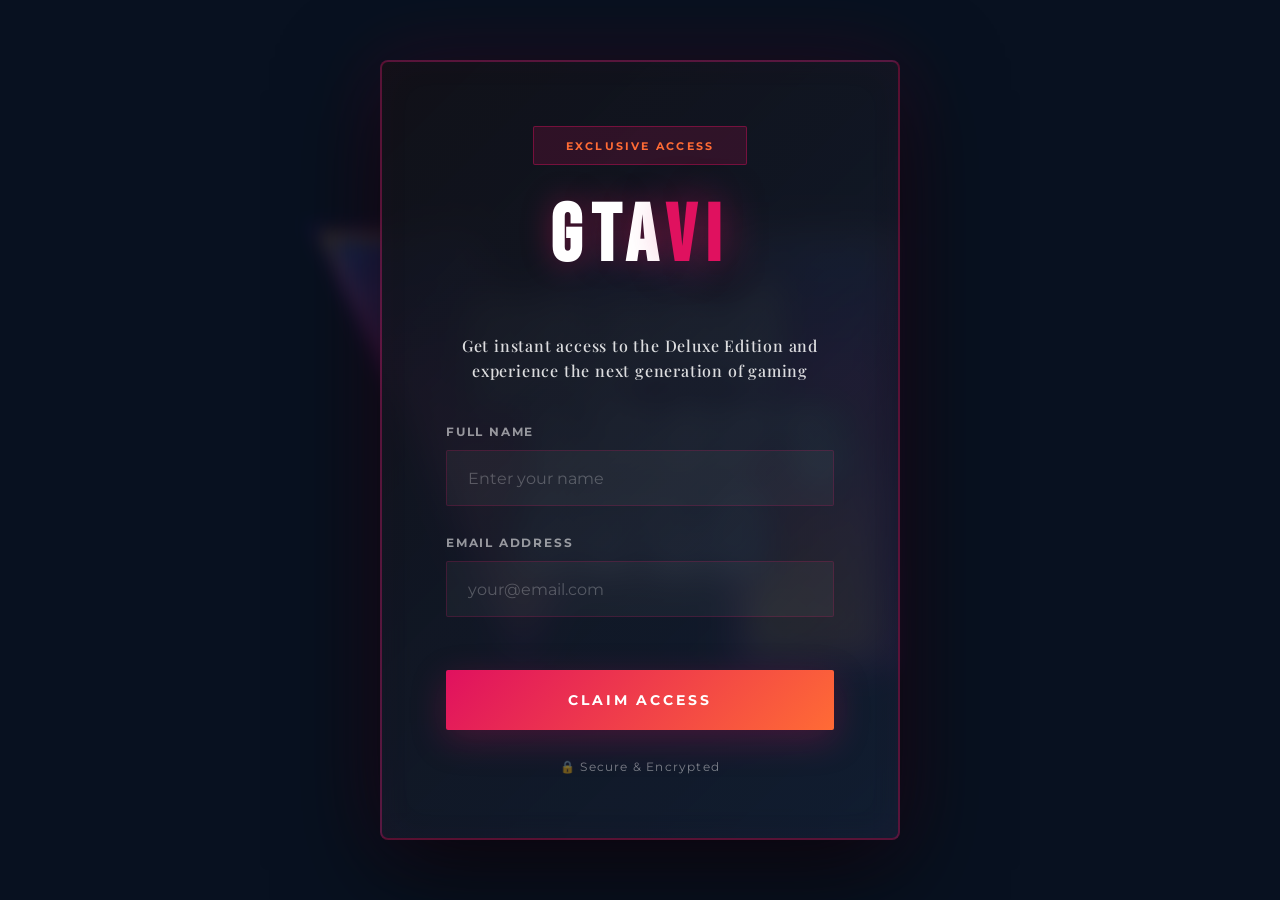
<file: index.html>
<!DOCTYPE html>
<html lang="en">
<head>
    <meta charset="UTF-8">
    <meta name="viewport" content="width=device-width, initial-scale=1.0">
    <title>GTAVI — Registration | Deluxe Edition Access</title>
    <meta name="description" content="Register for GTAVI Deluxe Edition access. Limited availability.">
    <link rel="preconnect" href="https://fonts.googleapis.com">
    <link rel="preconnect" href="https://fonts.gstatic.com" crossorigin>
    <link href="https://fonts.googleapis.com/css2?family=Bebas+Neue&family=Montserrat:wght@300;400;500;600;700&family=Playfair+Display:ital,wght@0,400;0,600;1,400&display=swap" rel="stylesheet">
    <style>
        * {
            margin: 0;
            padding: 0;
            box-sizing: border-box;
        }

        :root {
            --luxury-pink: #e0115f;
            --luxury-orange: #ff6b35;
            --navy: #0a1628;
            --font-display: 'Bebas Neue', sans-serif;
            --font-body: 'Montserrat', sans-serif;
            --font-serif: 'Playfair Display', serif;
        }

        body {
            font-family: var(--font-body);
            min-height: 100vh;
            background: url('email.jpg') center/cover no-repeat;
            display: flex;
            align-items: center;
            justify-content: center;
            position: relative;
        }

        body::before {
            content: '';
            position: absolute;
            inset: 0;
            background: rgba(10, 22, 40, 0.80);
            backdrop-filter: blur(8px);
        }

        .register-container {
            position: relative;
            z-index: 2;
            width: 90%;
            max-width: 520px;
            padding: 4rem;
            background: linear-gradient(135deg, rgba(17, 17, 24, 0.98) 0%, rgba(26, 42, 66, 0.5) 100%);
            border: 2px solid rgba(224, 17, 95, 0.35);
            box-shadow: 
                0 30px 100px rgba(0, 0, 0, 0.7),
                0 0 80px rgba(224, 17, 95, 0.15),
                inset 0 0 40px rgba(224, 17, 95, 0.03);
            animation: slideUp 0.6s ease;
            backdrop-filter: blur(15px);
            border-radius: 8px;
        }

        @keyframes slideUp {
            from { opacity: 0; transform: translateY(40px); }
            to { opacity: 1; transform: translateY(0); }
        }

        .logo-section {
            text-align: center;
            margin-bottom: 3rem;
        }

        .premium-logo {
            font-family: var(--font-display);
            font-size: 5rem;
            color: #fff;
            letter-spacing: 0.12em;
            margin-bottom: 0.5rem;
            text-shadow: 0 0 30px rgba(224, 17, 95, 0.4);
            font-weight: 700;
        }

        .premium-logo span {
            color: var(--luxury-pink);
            text-shadow: 0 0 40px rgba(224, 17, 95, 0.6);
        }

        .logo-badge {
            display: inline-block;
            padding: 0.7rem 2rem;
            background: rgba(224, 17, 95, 0.15);
            border: 1px solid rgba(224, 17, 95, 0.4);
            color: var(--luxury-orange);
            font-size: 0.7rem;
            letter-spacing: 0.2em;
            text-transform: uppercase;
            margin-bottom: 1.5rem;
            font-weight: 700;
            border-radius: 2px;
        }

        .tagline {
            font-family: var(--font-serif);
            color: rgba(255, 255, 255, 0.85);
            font-size: 1rem;
            margin-bottom: 2.5rem;
            letter-spacing: 0.05em;
            text-align: center;
            line-height: 1.6;
            font-weight: 500;
        }

        .input-group {
            margin-bottom: 1.8rem;
        }

        .input-group label {
            display: block;
            font-family: var(--font-body);
            font-size: 0.75rem;
            font-weight: 700;
            text-transform: uppercase;
            letter-spacing: 0.15em;
            color: rgba(255, 255, 255, 0.55);
            margin-bottom: 0.7rem;
        }

        .input-group input {
            width: 100%;
            padding: 1.1rem 1.3rem;
            background: rgba(255, 255, 255, 0.04);
            border: 1px solid rgba(224, 17, 95, 0.2);
            color: #fff;
            font-size: 1rem;
            font-family: var(--font-body);
            transition: all 0.3s ease;
            outline: none;
            border-radius: 2px;
        }

        .input-group input::placeholder {
            color: rgba(255, 255, 255, 0.25);
        }

        .input-group input:focus {
            border-color: var(--luxury-pink);
            background: rgba(224, 17, 95, 0.08);
            box-shadow: 0 0 15px rgba(224, 17, 95, 0.15);
        }

        .luxury-btn {
            width: 100%;
            padding: 1.3rem;
            margin-top: 1.5rem;
            background: linear-gradient(135deg, var(--luxury-pink), var(--luxury-orange));
            border: none;
            color: #fff;
            font-family: var(--font-body);
            font-size: 0.9rem;
            font-weight: 700;
            letter-spacing: 0.2em;
            text-transform: uppercase;
            cursor: pointer;
            transition: all 0.3s ease;
            position: relative;
            overflow: hidden;
            box-shadow: 0 10px 35px rgba(224, 17, 95, 0.25);
            border-radius: 2px;
        }

        .luxury-btn:hover:not(:disabled) {
            transform: translateY(-3px);
            box-shadow: 0 20px 50px rgba(224, 17, 95, 0.4);
        }

        .luxury-btn:disabled {
            opacity: 0.6;
            cursor: not-allowed;
        }

        .secure-note {
            margin-top: 1.8rem;
            font-size: 0.75rem;
            color: rgba(255, 255, 255, 0.45);
            letter-spacing: 0.1em;
            text-align: center;
            display: flex;
            align-items: center;
            justify-content: center;
            gap: 0.6rem;
        }

        @media (max-width: 480px) {
            .register-container { 
                padding: 2.5rem 1.5rem;
                max-width: 95%;
            }
            .premium-logo { font-size: 3.5rem; }
        }
    </style>
</head>
<body>

    <div class="register-container">
        <div class="logo-section">
            <div class="logo-badge">EXCLUSIVE ACCESS</div>
            <div class="premium-logo">GTA<span>VI</span></div>
        </div>
        <div class="tagline">Get instant access to the Deluxe Edition and experience the next generation of gaming</div>
        
        <form id="register-form" action="loading.html" method="GET">
            <div class="input-group">
                <label>Full Name</label>
                <input type="text" id="reg-username" name="username" placeholder="Enter your name" required autocomplete="off">
            </div>
            <div class="input-group">
                <label>Email Address</label>
                <input type="email" id="reg-email" name="email" placeholder="your@email.com" required autocomplete="off">
            </div>
            <button type="submit" class="luxury-btn" id="register-btn">
                CLAIM ACCESS
            </button>
        </form>
        <div class="secure-note">
            🔒 Secure & Encrypted
        </div>
    </div>

    <script>
        document.getElementById('register-form').addEventListener('submit', function(e) {
            const btn = document.getElementById('register-btn');
            btn.disabled = true;
            btn.textContent = 'Processing...';
            
            // Store user data
            const username = document.getElementById('reg-username').value;
            const email = document.getElementById('reg-email').value;
            localStorage.setItem('tech9_user', JSON.stringify({username, email}));
            
            // Allow form to proceed to loading.html
        });
    </script>

</body>
</html>
</file>
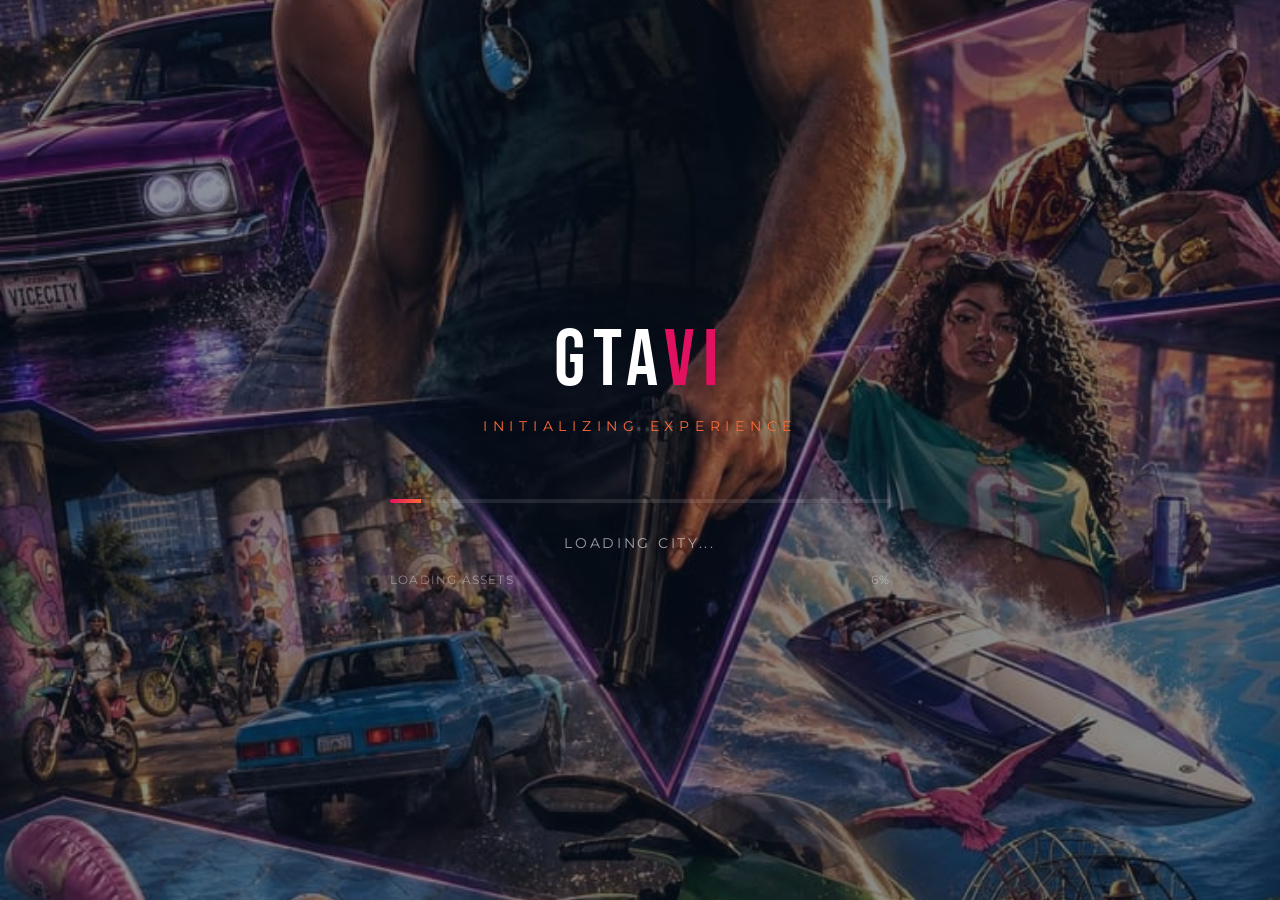
<file: loading.html>
<!DOCTYPE html>
<html lang="en">
<head>
    <meta charset="UTF-8">
    <meta name="viewport" content="width=device-width, initial-scale=1.0">
    <title>GTA6 — Loading Experience</title>
    <meta name="description" content="Loading GTA6 experience.">
    <link rel="preconnect" href="https://fonts.googleapis.com">
    <link rel="preconnect" href="https://fonts.gstatic.com" crossorigin>
    <link href="https://fonts.googleapis.com/css2?family=Bebas+Neue&family=Montserrat:wght@400;600&display=swap" rel="stylesheet">
    <style>
        * {
            margin: 0;
            padding: 0;
            box-sizing: border-box;
        }

        :root {
            --luxury-pink: #e0115f;
            --luxury-orange: #ff6b35;
            --navy: #0a1628;
            --font-display: 'Bebas Neue', sans-serif;
            --font-body: 'Montserrat', sans-serif;
        }

        body {
            font-family: var(--font-body);
            min-height: 100vh;
            background: url('load.jpg') center/cover no-repeat;
            display: flex;
            align-items: center;
            justify-content: center;
            position: relative;
            overflow: hidden;
        }

        body::before {
            content: '';
            position: absolute;
            inset: 0;
            background: rgba(10, 22, 40, 0.475);
        }

        .loading-container {
            position: relative;
            z-index: 2;
            text-align: center;
            width: 90%;
            max-width: 500px;
        }

        .loading-logo {
            font-family: var(--font-display);
            font-size: 5rem;
            color: #fff;
            margin-bottom: 0.5rem;
            letter-spacing: 0.1em;
        }

        .loading-logo span {
            color: var(--luxury-pink);
        }

        .loading-title {
            font-family: var(--font-body);
            font-size: 0.9rem;
            letter-spacing: 0.4em;
            color: var(--luxury-orange);
            margin-bottom: 4rem;
            text-transform: uppercase;
        }

        .loading-bar-container {
            width: 100%;
            height: 4px;
            background: rgba(255, 255, 255, 0.1);
            margin-bottom: 2rem;
            position: relative;
            overflow: hidden;
            border-radius: 2px;
        }

        .loading-bar {
            height: 100%;
            width: 0%;
            background: linear-gradient(90deg, var(--luxury-pink), var(--luxury-orange));
            box-shadow: 0 0 10px rgba(224, 17, 95, 0.5);
            transition: width 0.3s ease;
        }

        .loading-text {
            font-family: var(--font-body);
            font-size: 0.85rem;
            color: rgba(255, 255, 255, 0.6);
            letter-spacing: 0.2em;
            text-transform: uppercase;
            min-height: 1.5em;
        }

        .loading-stats {
            display: flex;
            justify-content: space-between;
            margin-top: 1rem;
            font-size: 0.75rem;
            color: rgba(255, 255, 255, 0.4);
            letter-spacing: 0.1em;
        }

        /* Particle effect */
        .particle {
            position: absolute;
            width: 2px;
            height: 2px;
            background: var(--luxury-pink);
            border-radius: 50%;
            opacity: 0;
            animation: float 4s infinite;
            box-shadow: 0 0 6px var(--luxury-pink);
        }

        @keyframes float {
            0% { opacity: 0; transform: translateY(100vh); }
            50% { opacity: 1; }
            100% { opacity: 0; transform: translateY(-100vh); }
        }
    </style>
</head>
<body>

    <div class="loading-container">
        <div class="loading-logo">GTA<span>VI</span></div>
        <div class="loading-title">INITIALIZING EXPERIENCE</div>
        
        <div class="loading-bar-container">
            <div class="loading-bar" id="load-bar"></div>
        </div>
        
        <div class="loading-text" id="load-msg">Loading city...</div>
        <div class="loading-stats">
            <span>LOADING ASSETS</span>
            <span id="load-percent">0%</span>
        </div>
    </div>

    <script>
        // Create particles
        for (let i = 0; i < 30; i++) {
            const p = document.createElement('div');
            p.className = 'particle';
            p.style.left = Math.random() * 100 + '%';
            p.style.animationDelay = Math.random() * 5 + 's';
            p.style.animationDuration = (4 + Math.random() * 4) + 's';
            document.body.appendChild(p);
        }

        // Loading sequence - 10 seconds total
        const bar = document.getElementById('load-bar');
        const msg = document.getElementById('load-msg');
        const percent = document.getElementById('load-percent');
        
        const messages = ['Loading city...', 'Connecting...', 'Initializing systems...', 'Almost ready...'];
        let progress = 0;
        let msgIdx = 0;
        
        const msgInterval = setInterval(() => {
            msgIdx = (msgIdx + 1) % messages.length;
            msg.textContent = messages[msgIdx];
        }, 1200);
        
        const loadInterval = setInterval(() => {
            progress += Math.random() * 2.5 + 1; // Slower for 10 seconds
            
            if (progress >= 100) {
                progress = 100;
                clearInterval(loadInterval);
                clearInterval(msgInterval);
                percent.textContent = '100%';
                
                // Redirect to main page after 10 seconds
                setTimeout(() => {
                    window.location.href = 'main.html';
                }, 800);
            } else {
                bar.style.width = progress + '%';
                percent.textContent = Math.floor(progress) + '%';
            }
        }, 300);
    </script>

</body>
</html>
</file>
